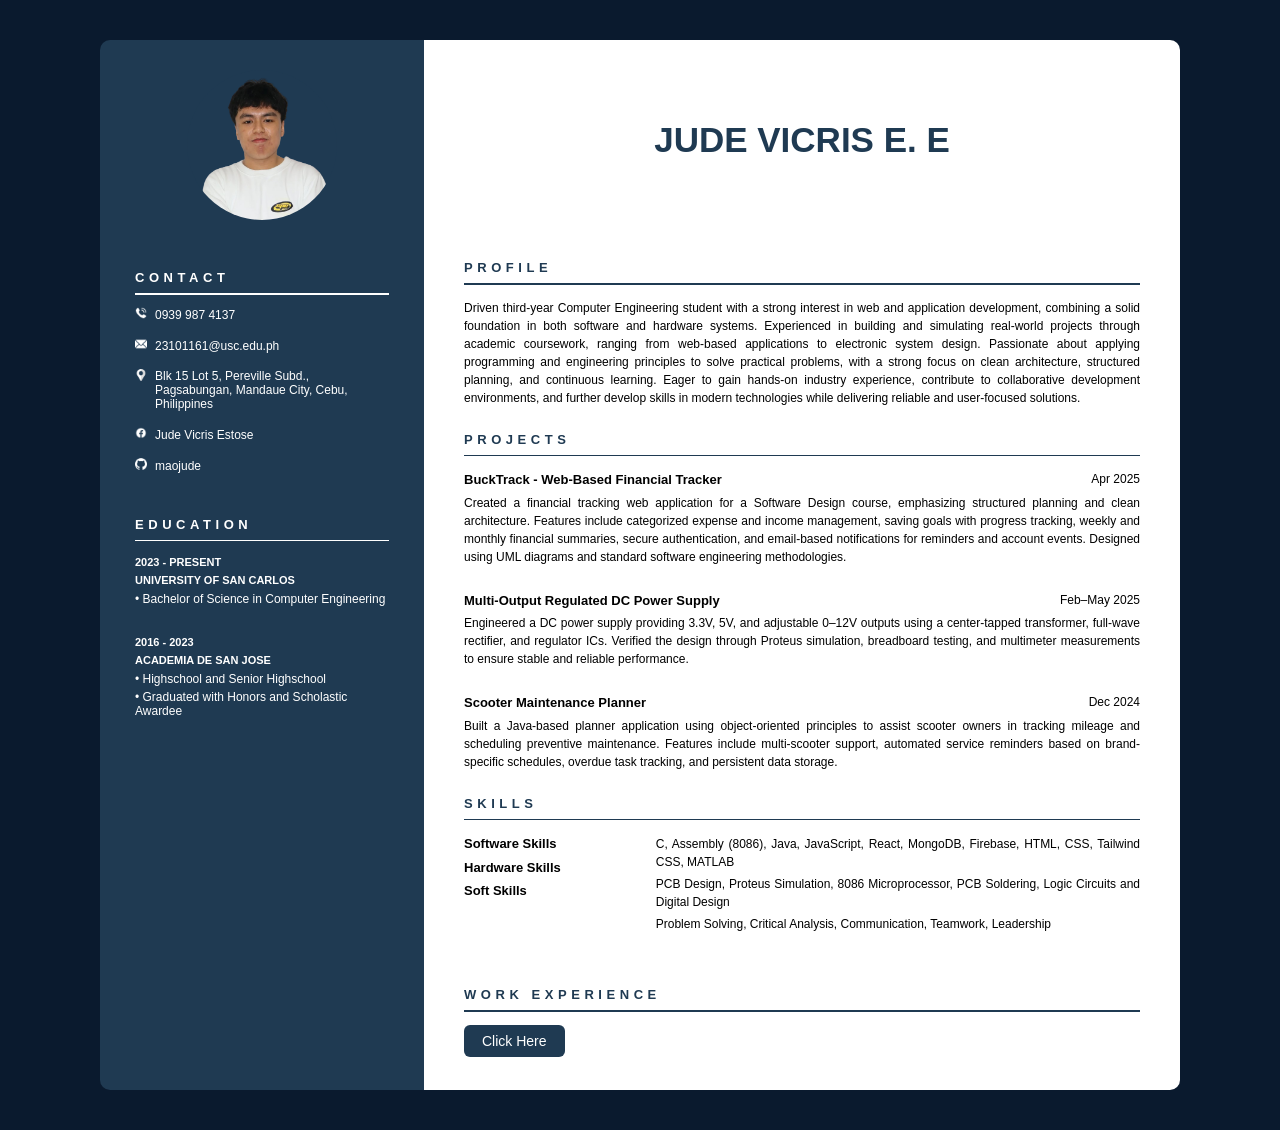
<file: index.html>
<!DOCTYPE html>
<html lang="en">
<head>
    <meta charset="UTF-8">
    <meta name="viewport" content="width=device-width, initial-scale=1.0">
    <title>Resume</title>
    <link rel="stylesheet" href="styles.css">
</head>
<script src="script.js"></script>

<body>
    <div class="body">
        <div class="left">

            <div class="image">
                <img src="img.png">
            </div>

            <div class="h1">CONTACT</div>
            <hr>

            <div class="contacts">
                <img class="icon" src="telephone.png">
                <p class="font1">0939 987 4137</p>
            </div>

            <div class="contacts">
                <img class="icon" src="email.png">
                <p class="font1">23101161@usc.edu.ph</p>
            </div>

            <div class="contacts taas">
                <img class="icon" src="loc.png">
                <p class="font1">Blk 15 Lot 5, Pereville Subd., Pagsabungan, Mandaue City, Cebu, Philippines</p>
            </div>

            <div class="contacts">
                <img class="icon" src="fb.png">
                <a class="font1" href="https://www.facebook.com/maojude04/">Jude Vicris Estose</a>
            </div>

            <div class="contacts last">
                <img class="icon" src="github.png">
                <a class="font1" href="https://github.com/maojude">maojude</a>
            </div>

            <div class="h1">EDUCATION</div>
            <hr>

            <div class="educations">
                <p class="h2">2023 - PRESENT</p>
                <p class="h2">UNIVERSITY OF SAN CARLOS</p>
                <p class="font1">&bull; Bachelor of Science in Computer Engineering</p>
            </div>

            <div class="educations">
                <p class="h2">2016 - 2023</p>
                <p class="h2">ACADEMIA DE SAN JOSE</p>
                <p class="font1">&bull; Highschool and Senior Highschool</p>
                <p class="font1">&bull; Graduated with Honors and Scholastic Awardee</p>
            </div>

        </div>

        <div class="right">
            <div class="ngan">
                <p id="name"></p>
            </div>

            <div class="h1">PROFILE</div>
            <hr>

            <p class="font1 desc">Driven third-year Computer Engineering student with a strong interest in web and application development, combining a solid foundation in both software and hardware systems. Experienced in building and simulating real-world projects through academic coursework, ranging from web-based applications to electronic system design. Passionate about applying programming and engineering principles to solve practical problems, with a strong focus on clean architecture, structured planning, and continuous learning. Eager to gain hands-on industry experience, contribute to collaborative development environments, and further develop skills in modern technologies while delivering reliable and user-focused solutions.</p>

            <div class="h1">PROJECTS</div>
            <hr>

            <div class="project-title">
                <p class="font1 project-name">BuckTrack - Web-Based Financial Tracker</p>
                <p class="font1">Apr 2025</p>
            </div>
            <p class="font1 desc">Created a financial tracking web application for a Software Design course, emphasizing structured planning and clean architecture. Features include categorized expense and income management, saving goals with progress tracking, weekly and monthly financial summaries, secure authentication, and email-based notifications for reminders and account events. Designed using UML diagrams and standard software engineering methodologies.</p>

            <div class="project-title">
                <p class="font1 project-name">Multi-Output Regulated DC Power Supply</p>
                <p class="font1">Feb–May 2025</p>
            </div>
            <p class="font1 desc">Engineered a DC power supply providing 3.3V, 5V, and adjustable 0–12V outputs using a center-tapped transformer, full-wave rectifier, and regulator ICs. Verified the design through Proteus simulation, breadboard testing, and multimeter measurements to ensure stable and reliable performance.</p>

            <div class="project-title">
                <p class="font1 project-name">Scooter Maintenance Planner</p>
                <p class="font1">Dec 2024</p>
            </div>
            <p class="font1 desc">Built a Java-based planner application using object-oriented principles to assist scooter owners in tracking mileage and scheduling preventive maintenance. Features include multi-scooter support, automated service reminders based on brand-specific schedules, overdue task tracking, and persistent data storage.</p>

            <div class="h1">SKILLS</div>
            <hr>

            <div class="skillset">
                <div class="skilltitle">
                    <p class="font1 project-name">Software Skills</p>
                    <p class="font1 project-name">Hardware Skills</p>
                    <p class="font1 project-name">Soft Skills</p>
                </div>
                <div>
                    <p class="font1">C, Assembly (8086), Java, JavaScript, React, MongoDB, Firebase, HTML, CSS, Tailwind CSS, MATLAB</p>
                    <p class="font1">PCB Design, Proteus Simulation, 8086 Microprocessor, PCB Soldering, Logic Circuits and Digital Design</p>
                    <p class="font1">Problem Solving, Critical Analysis, Communication, Teamwork, Leadership</p>
                </div>
            </div>

            <div class="h1">WORK EXPERIENCE</div>
            <hr>

            <div class="space"></div>
            <a href="experience.html" class="btn">Click Here</a>
            <div class="last"></div>
        </div>

        <button id="topBtn" title="Go to top">Top ↑</button>

    </div>
</body>
</html>
</file>
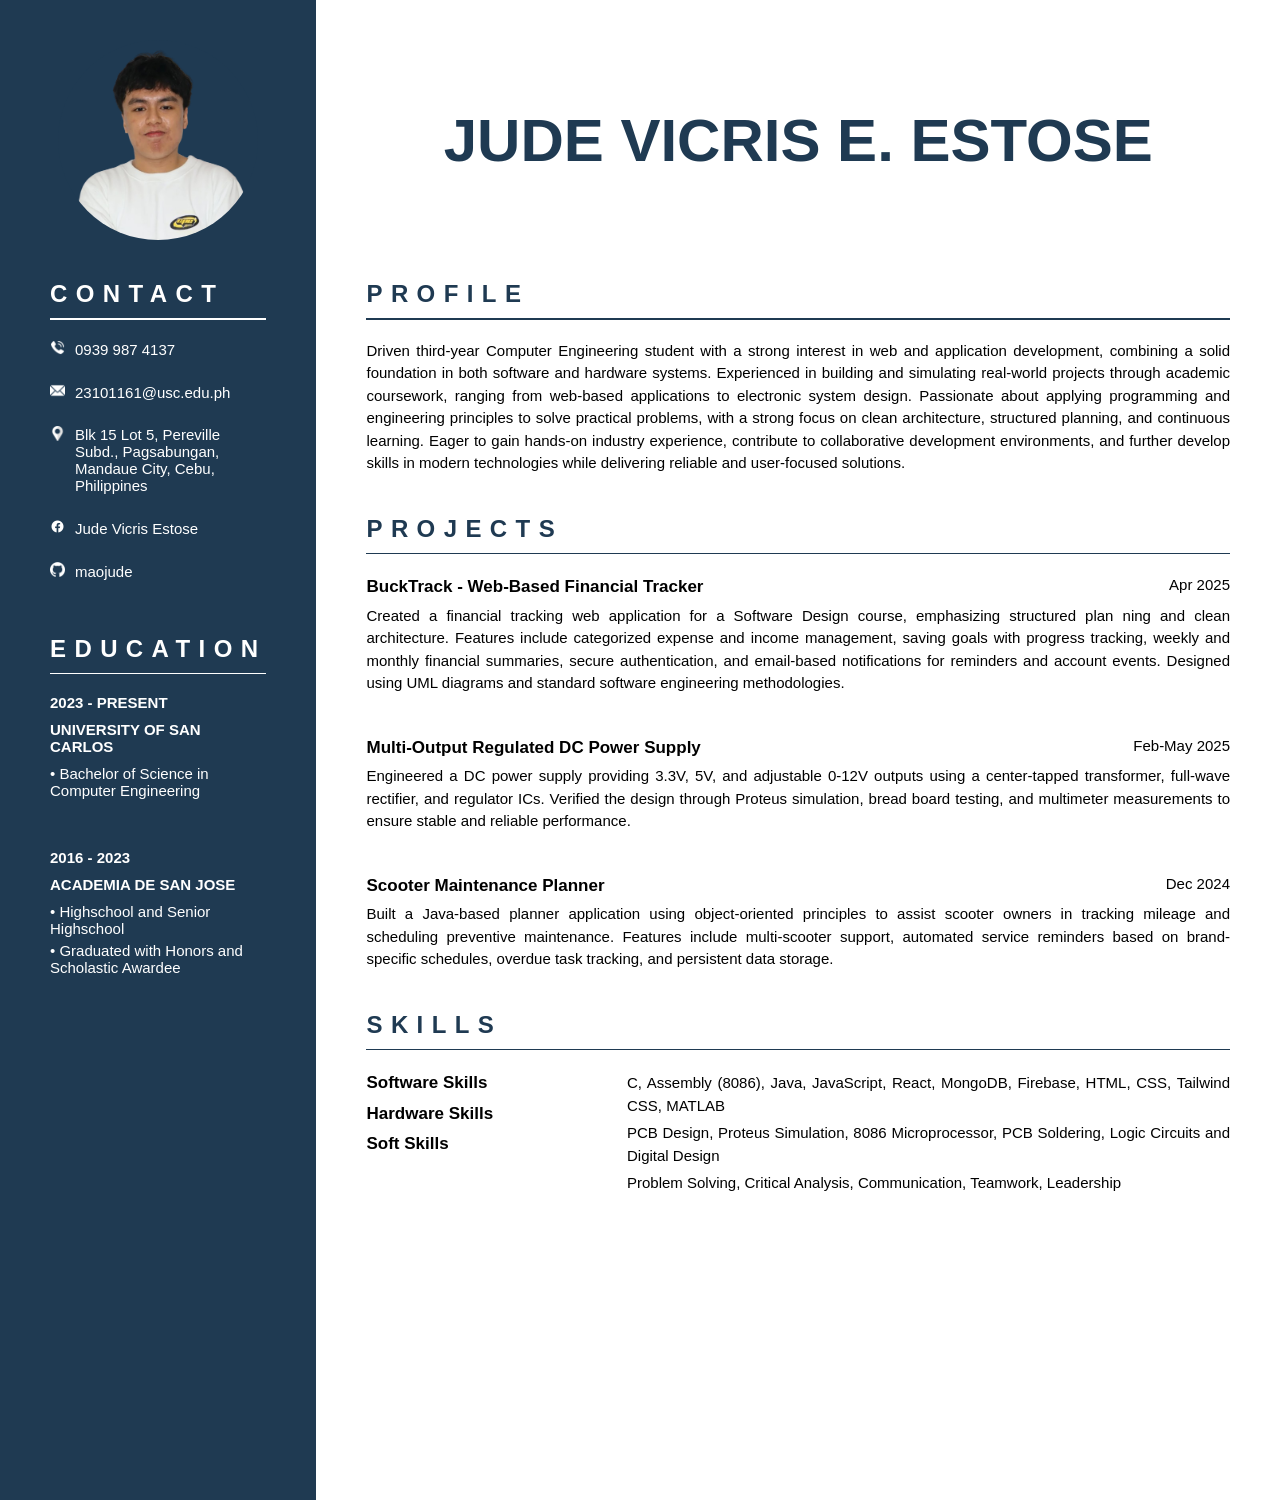
<file: Resume/index.html>
<!DOCTYPE html>
<html lang="en">
<head>
    <meta charset="UTF-8">
    <meta name="viewport" content="width=device-width, initial-scale=1.0">
    <title>Resume</title>
    <link rel="stylesheet" href="styles.css">
</head>



<body>
    <div class="body">
        <div class ="left">
            
            <div class="image">
                <img src="img.png">
            </div>


            <div class="h1">CONTACT</div>
            <hr>

            <div class="contacts">
                <img class ="icon" src="telephone.png">
                <p class="font1">0939 987 4137</p>
            </div>

            <div class="contacts">
                <img class ="icon" src="email.png">
                <p class="font1">23101161@usc.edu.ph</p>
            </div>

            <div class="contacts taas">
                <img class ="icon" src="loc.png">
                <p class="font1">Blk 15 Lot 5, Pereville Subd., Pagsabungan, Mandaue City, Cebu, Philippines</p>
            </div>

            <div class="contacts">
                <img class ="icon" src="fb.png">
                <a class="font1" href="https://www.facebook.com/maojude04/">Jude Vicris Estose</a>
            </div>

            <div class="contacts last">
                <img class ="icon" src="github.png">
                <a class="font1" href="https://github.com/maojude">maojude</a>
            </div>

            <div class="h1">EDUCATION</div>
            <hr>
            
            <div class="educations">
                <p class="h2">2023 - PRESENT</p>
                <p class="h2">UNIVERSITY OF SAN CARLOS</p>
                
                <p class="font1">&bull;  Bachelor of Science in Computer Engineering</p>
                
            </div>

            <div class="educations">
                <p class="h2">2016 - 2023</p>
                <p class="h2">ACADEMIA DE SAN JOSE</p>
                
                <p class="font1">&bull;  Highschool and Senior Highschool</p>
                <p class="font1">&bull;  Graduated with Honors and Scholastic Awardee</p>
            </div>


        </div>

        <div class="right">
            <div class="ngan">
                <p>JUDE VICRIS E. ESTOSE</p>
            </div>

            <div class="h1">PROFILE</div>
            <hr>

            <p class="font1 desc">Driven third-year Computer Engineering student with a strong interest in web and application development, combining a solid foundation in both software and hardware systems. Experienced in building and simulating real-world projects through academic coursework, ranging from web-based applications to electronic system design. Passionate about applying programming and engineering principles to solve practical problems, with a strong focus on clean architecture, structured planning, and continuous learning. Eager to gain hands-on industry experience, contribute to collaborative development environments, and further develop skills in modern technologies while delivering reliable and user-focused solutions.</p>
            
            <div class="h1">PROJECTS</div>
            <hr>
            
            <div class="project-title">
                <p class="font1 project-name">BuckTrack - Web-Based Financial Tracker</p>
                <p class="font1">Apr 2025</p>
            </div>

            <p class="font1 desc">Created a financial tracking web application for a Software Design course, emphasizing structured plan
ning and clean architecture. Features include categorized expense and income management, saving goals
with progress tracking, weekly and monthly financial summaries, secure authentication, and email-based
notifications for reminders and account events. Designed using UML diagrams and standard software
engineering methodologies.</p>

            <div class="project-title">
                <p class="font1 project-name">Multi-Output Regulated DC Power Supply</p>
                <p class="font1">Feb-May 2025</p>
            </div>

            <p class="font1 desc">Engineered a DC power supply providing 3.3V, 5V, and adjustable 0-12V outputs using a center-tapped
transformer, full-wave rectifier, and regulator ICs. Verified the design through Proteus simulation, bread
board testing, and multimeter measurements to ensure stable and reliable performance.</p>

            <div class="project-title">
                <p class="font1 project-name">Scooter Maintenance Planner</p>
                <p class="font1">Dec 2024</p>
            </div>

            <p class="font1 desc">Built a Java-based planner application using object-oriented principles to assist scooter owners in tracking mileage and scheduling preventive maintenance. Features include multi-scooter support, automated service reminders based on brand-specific schedules, overdue task tracking, and persistent data storage.</p>
            
            <div class="h1">SKILLS</div>
            <hr>

            <div class="skillset">
                <div class="skilltitle">
                    <p class="font1 project-name">Software Skills</p>
                    <p class="font1 project-name">Hardware Skills</p>
                    <p class="font1 project-name">Soft Skills</p>
                </div>
                <div>
                    <p class="font1">C, Assembly (8086), Java, JavaScript, React, MongoDB, Firebase, HTML, CSS,
Tailwind CSS, MATLAB</p>
                    <p class="font1">PCB Design, Proteus Simulation, 8086 Microprocessor, PCB Soldering, Logic Circuits and Digital Design</p>
                    <p class="font1">Problem Solving, Critical Analysis, Communication, Teamwork, Leadership</p>
                </div>
            </div>
            
        </div>

    </div>
    
</body>



</html>
</file>
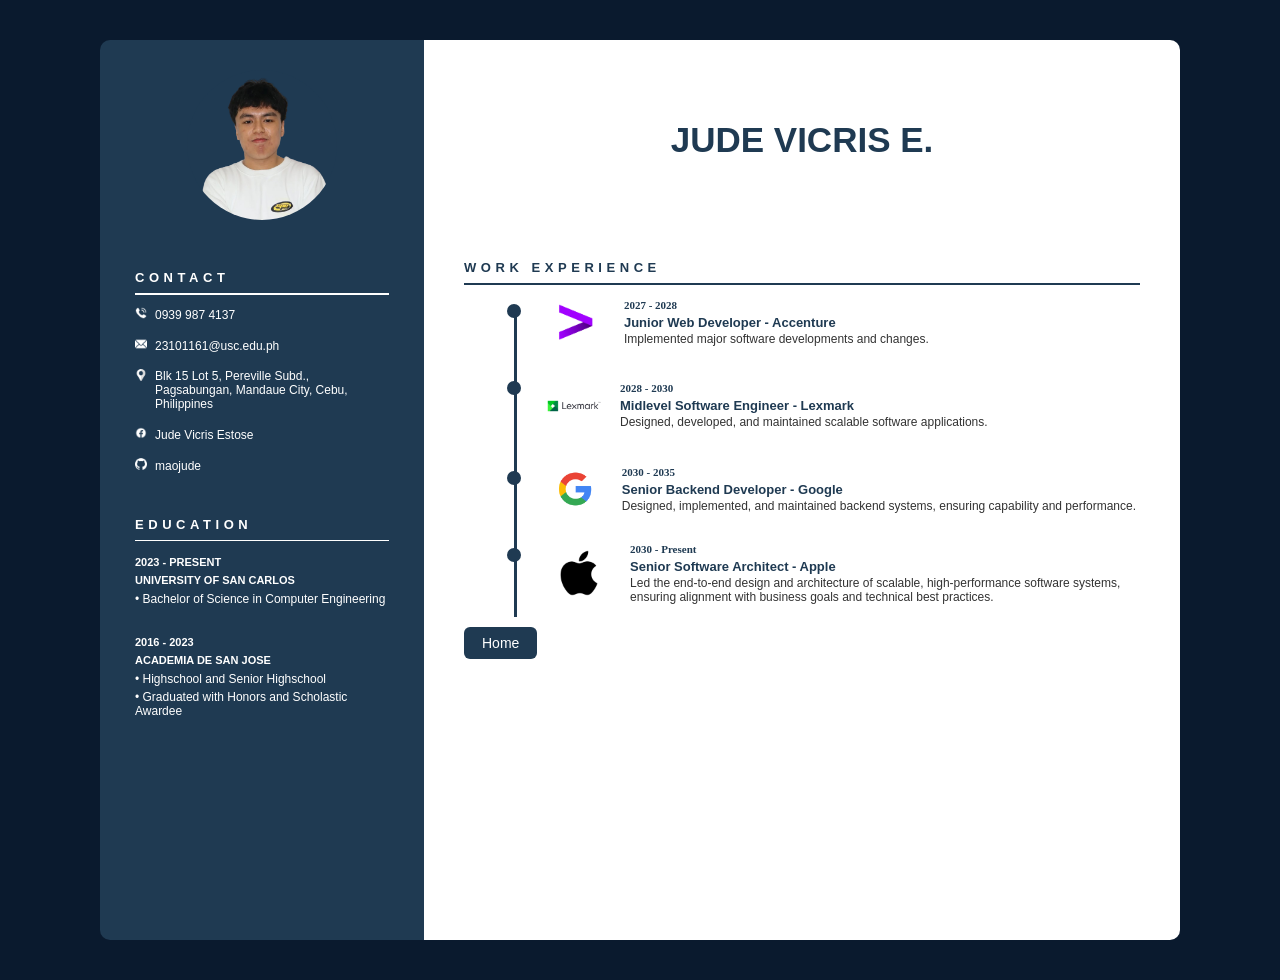
<file: experience.html>
<!DOCTYPE html>
<html lang="en">
<head>
    <meta charset="UTF-8">
    <meta name="viewport" content="width=device-width, initial-scale=1.0">
    <title>Resume</title>
    <link rel="stylesheet" href="styles.css">
</head>
<script src="script.js"></script>

<body>
    <div class="body">
        <div class="left">

            <div class="image">
                <img src="img.png">
            </div>

            <div class="h1">CONTACT</div>
            <hr>

            <div class="contacts">
                <img class="icon" src="telephone.png">
                <p class="font1">0939 987 4137</p>
            </div>

            <div class="contacts">
                <img class="icon" src="email.png">
                <p class="font1">23101161@usc.edu.ph</p>
            </div>

            <div class="contacts taas">
                <img class="icon" src="loc.png">
                <p class="font1">Blk 15 Lot 5, Pereville Subd., Pagsabungan, Mandaue City, Cebu, Philippines</p>
            </div>

            <div class="contacts">
                <img class="icon" src="fb.png">
                <a class="font1" href="https://www.facebook.com/maojude04/">Jude Vicris Estose</a>
            </div>

            <div class="contacts last">
                <img class="icon" src="github.png">
                <a class="font1" href="https://github.com/maojude">maojude</a>
            </div>

            <div class="h1">EDUCATION</div>
            <hr>

            <div class="educations">
                <p class="h2">2023 - PRESENT</p>
                <p class="h2">UNIVERSITY OF SAN CARLOS</p>
                <p class="font1">&bull; Bachelor of Science in Computer Engineering</p>
            </div>

            <div class="educations">
                <p class="h2">2016 - 2023</p>
                <p class="h2">ACADEMIA DE SAN JOSE</p>
                <p class="font1">&bull; Highschool and Senior Highschool</p>
                <p class="font1">&bull; Graduated with Honors and Scholastic Awardee</p>
            </div>

        </div>

        <div class="right">
            <div class="ngan">
                <p id="name"></p>
            </div>

            <div class="h1">WORK EXPERIENCE</div>
            <hr>

            <div class="timeline">

                <div class="timeline-item">
                    <img src="accenture.png" class="logo">
                    <div class="experienceDesc">
                        <span class="date">2027 - 2028</span>
                        <h3>Junior Web Developer - Accenture</h3>
                        <p>Implemented major software developments and changes.</p>
                    </div>
                </div>

                <div class="timeline-item">
                    <img src="lexmark.png" class="logo lexmark">
                    <div class="experienceDesc">
                        <span class="date">2028 - 2030</span>
                        <h3>Midlevel Software Engineer - Lexmark</h3>
                        <p>Designed, developed, and maintained scalable software applications.</p>
                    </div>
                </div>

                <div class="timeline-item">
                    <img src="google.png" class="logo google">
                    <div class="experienceDesc">
                        <span class="date">2030 - 2035</span>
                        <h3>Senior Backend Developer - Google</h3>
                        <p>Designed, implemented, and maintained backend systems, ensuring capability and performance.</p>
                    </div>
                </div>

                <div class="timeline-item">
                    <img src="apple.png" class="logo apple">
                    <div class="experienceDesc">
                        <span class="date">2030 - Present</span>
                        <h3>Senior Software Architect - Apple</h3>
                        <p>Led the end-to-end design and architecture of scalable, high-performance software systems, ensuring alignment with business goals and technical best practices.</p>
                    </div>
                </div>

            </div>

            <div class="space"></div>
            <a href="index.html" class="btn">Home</a>
        </div>

    </div>
</body>
</html>
</file>
<file: styles.css>
* {
    padding: 0;
    margin: 0;
}

body {
    background-color: #0a1a2e;
    padding: 40px 80px;
}

a {
    color: #ffffff;
    text-decoration: none;
    font-family: Verdana, Geneva, Tahoma, sans-serif;
}

.body {
    display: flex;
    flex-direction: row;
    max-width: 1080px;
    margin: 0 auto;
    border-radius: 10px;
    overflow: hidden;
    min-height: 100vh;
}

.left {
    width: 30%;
    background: #1F3A52;
    padding-right: 35px;
    padding-left: 35px;
    box-sizing: border-box;
    color: white;
}

.right {
    background: #FFFFFF;
    flex-grow: 1;
    padding-right: 40px;
    padding-left: 40px;
    box-sizing: border-box;
    width: 70%;
}

.image {
    padding-top: 30px;
    padding-bottom: 30px;
    display: flex;
    justify-content: center;
    align-items: center;
    background-color: #1F3A52;
}

.image img {
    height: 150px;
    width: 150px;
    border-radius: 50%;
    background-color: #1F3A52;
}

.h1 {
    font-family: 'Montserrat', sans-serif;
    font-weight: 700;
    letter-spacing: 0.35em;
    color: #FFFFFF;
    font-size: 13px;
    margin-top: 20px;
}

hr {
    border: none;
    height: 1.5px;
    background-color: white;
    width: 100%;
    margin-top: 8px;
}

.contacts img {
    height: 12px;
    width: 12px;
    color: white;
}

.contacts {
    margin-top: 12px;
    display: flex;
    align-items: baseline;
    gap: 8px;
}

.last {
    margin-bottom: 40px;
}

.font1 {
    font-family: Verdana, Geneva, Tahoma, sans-serif;
    font-size: 12px;
    font-weight: 500;
    margin-bottom: 4px;
}

.taas {
    align-items: flex-start;
}

.educations {
    margin-top: 15px;
    margin-bottom: 30px;
}

.educations .h2 {
    font-family: Verdana, Geneva, Tahoma, sans-serif;
    margin-bottom: 6px;
    font-weight: 550;
    font-size: 11px;
}

.ngan {
    height: 200px;
    display: flex;
    justify-content: center;
    align-items: center;
}

.ngan p {
    font-size: 35px;
    font-weight: 800;
    font-family: 'Montserrat', sans-serif;
    color: #1F3A52;
}

.right .h1 {
    color: #1F3A52;
}

.right hr {
    background-color: #1F3A52;
    margin-bottom: 14px;
}

.right .font1 {
    line-height: 1.5;
    text-align: justify;
}

.right .desc {
    margin-bottom: 25px;
}

.project-title {
    display: flex;
    justify-content: space-between;
}

.project-name {
    font-size: 13px;
    font-weight: bold;
}

.skillset {
    display: flex;
    flex-direction: row;
    align-items: baseline;
    row-gap: 20px;
    padding-bottom: 30px;
}

.skilltitle {
    width: 220px;
}

.btn {
    position: relative;
    padding: 8px 18px;
    background: #1F3A52;
    color: white;
    border-radius: 6px;
    font-size: 14px;
    font-weight: 400;
    border: none;
    margin-bottom: 30px;
}

.space {
    margin-bottom: 20px;
}

.timeline {
    position: relative;
    margin-left: 40px;
    padding-left: 40px;
}

.timeline::before {
    content: "";
    position: absolute;
    left: 10px;
    top: 13px;
    width: 3px;
    height: 100%;
    background: #1F3A52;
}

.timeline-item {
    position: relative;
    margin-bottom: 30px;
    display: flex;
    flex-direction: row;
    align-items: center;
    gap: 16px;
}

.experienceDesc {
    display: flex;
    flex-direction: column;
    justify-content: center;
}

.experienceDesc h3 {
    margin: 2px 0;
    font-family: 'Montserrat', sans-serif;
    color: #1F3A52;
    font-size: 13px;
}

.experienceDesc p {
    margin: 0;
    font-family: Verdana, Geneva, Tahoma, sans-serif;
    font-size: 12px;
    color: #333;
}

.date {
    font-size: 11px;
    color: #1F3A52;
    font-weight: bold;
    margin-bottom: 2px;
}

.logo {
    height: 36px;
    width: auto;
    flex-shrink: 0;
}

.timeline-item::before {
    content: "";
    position: absolute;
    left: -37px;
    top: 5px;
    width: 14px;
    height: 14px;
    background: #1F3A52;
    border-radius: 50%;
}

.lexmark {
    height: 60px;
}

.google {
    margin-left: 10px;
    margin-right: 10px;
}

.apple {
    height: 50px;
    margin-left: 10px;
    margin-right: 10px;
}

#topBtn {
    position: fixed;
    bottom: 25px;
    right: 25px;
    display: none;
    padding: 10px 14px;
    font-size: 16px;
    border: none;
    border-radius: 8px;
    background-color: #1F3A52;
    color: white;
    cursor: pointer;
    transition: 0.3s;
    z-index: 1000;
    white-space: nowrap;
    width: max-content;
    line-height: 1;
}

#topBtn:hover {
    background-color: #163043;
}
</file>
<file: Resume/styles.css>
*{
    padding: 0;
    margin: 0;
}

a {
  color: #ffffff;
  text-decoration: none;
}

a:hover {
  text-decoration: underline; /* optional */
}

.header{
    position: sticky;
    top: 0;
    padding: 10px 16px;
    background: black;
}

.body{
    display: flex;
    background: gray;
    flex-direction: row;
}

.left{
    width: 30%;
    background: #1F3A52;
    height: 1500px;
    flex-shrink: 1;
    padding-right: 50px;
    padding-left: 50px;
    box-sizing: border-box;
    color: white;
}

.right{
    background: #FFFFFF;
    flex-grow: 1;
    padding-right: 50px;
    padding-left: 50px;
    box-sizing: border-box;
}

.image{
    padding-top: 40px;
    width: 100%;
    height: 200px;
    display: flex;
    justify-content: center;
    align-items: center;
    background-color: #1F3A52;
    padding-bottom: 40px;
}

.image img{
    height: 200px;
    width: 200px;
    border-radius: 50%;
    background-color: #1F3A52;
}


.h1{
  font-family: 'Montserrat', sans-serif;
  font-weight: 700;
  letter-spacing: 0.35em;
  color: #FFFFFF;
  font-size: 24px;
}

hr{
    border: none;
    height: 1.5px;
    background-color: white;
    width: 100%;
    margin-top: 10px;
}

.contacts img{
    height: 15px;
    width: 15px;
    color: white;
}

.contacts{
    margin-top: 20px;
    display: flex;
    align-items: baseline;
    gap: 10px;
}

.last{
    margin-bottom: 50px;
}

.font1{
    font-family:Verdana, Geneva, Tahoma, sans-serif;
    font-size: 15px;
    font-weight: 500;
    margin-bottom: 5px;
}

.taas{
    align-items: flex-start;
}

.educations{
    margin-top: 20px;
    margin-bottom:50px;
}

.educations .h2{
    font-family:Verdana, Geneva, Tahoma, sans-serif;
    margin-bottom: 10px;
    font-weight: 550;
    font-size: 15px;
}

.ngan{
    height: 280px;
    display: flex;
    justify-content: center;
    align-items: center;
}

.ngan p{
    font-size: 60px;
    font-weight: 800;
    font-family: 'Montserrat', sans-serif;
    color: #1F3A52;
}

.right .h1 {
    color: #1F3A52;
}

.right hr{
    background-color: #1F3A52;
    margin-bottom: 20px;
}

.right .font1{
    line-height: 1.5;
    text-align: justify;
}

.right .desc{
    margin-bottom: 40px;
}

.project-title{
    display: flex;
    justify-content: space-between;
}

.project-name{
    font-size: 17px;
    font-weight: bold;
}

.skillset{
    display: flex;
    flex-direction: row;
    align-items:baseline;
    row-gap: 20px;
}

.skilltitle{
    width: 300px;
}
</file>
